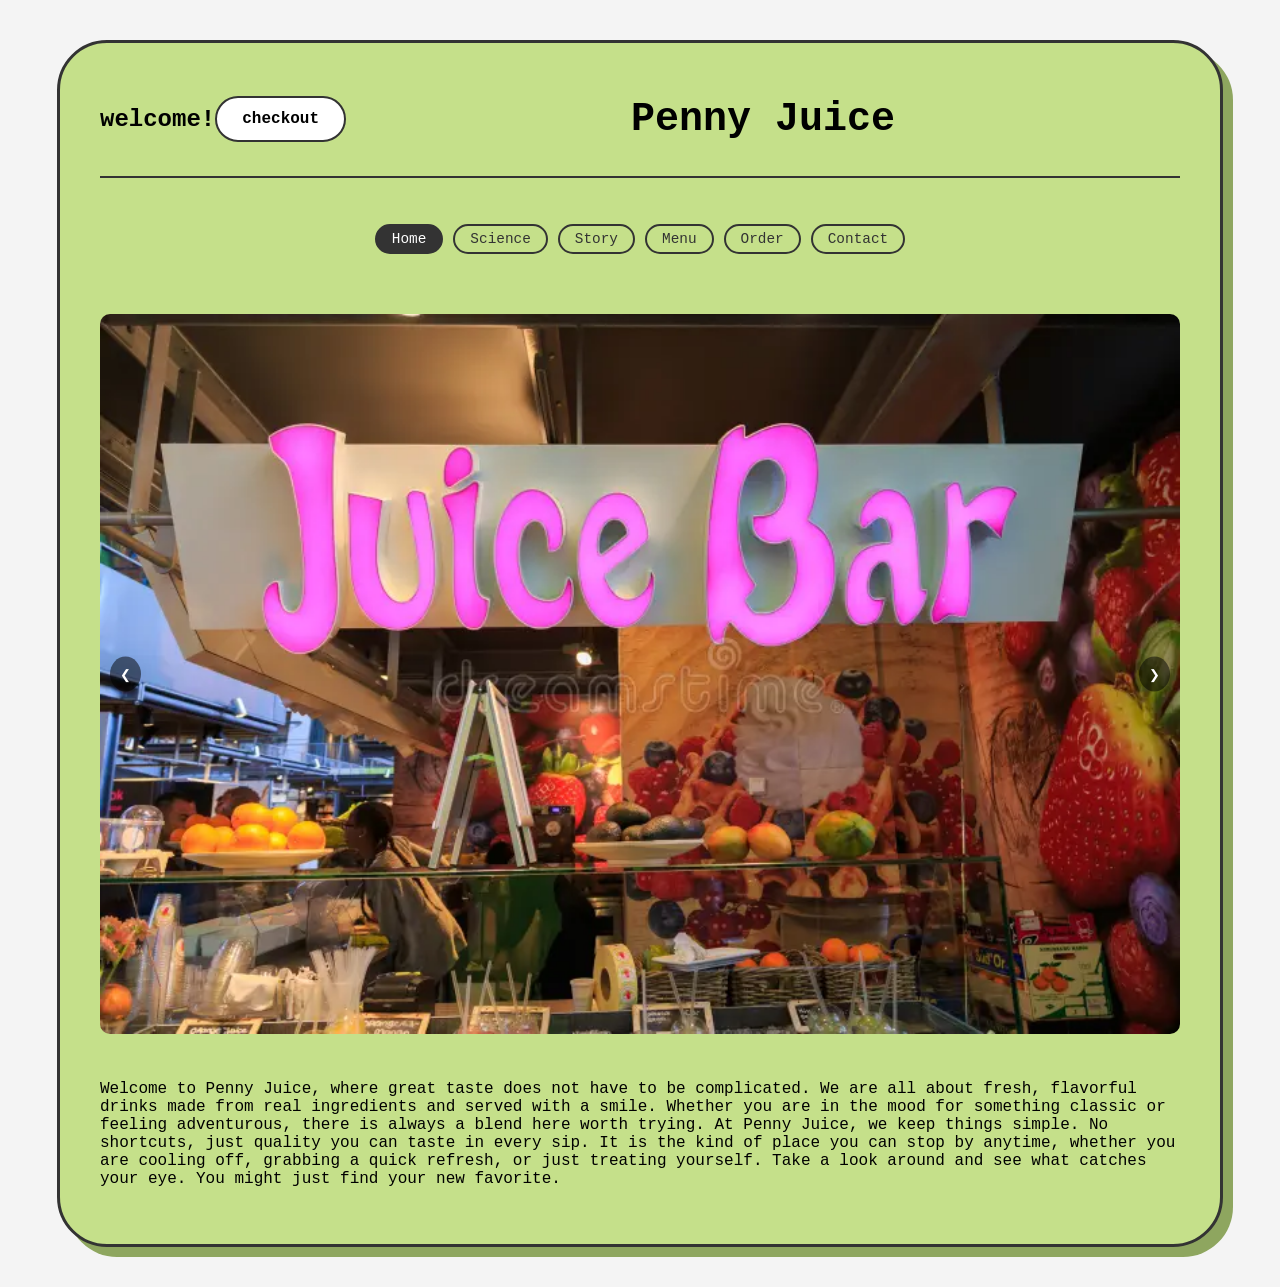
<file: index.html>
<!DOCTYPE html>
<html lang="en">
<head>
    <meta charset="UTF-8">
    <title>Penny Juice - Healthy Lifestyle Website</title>
    <meta name="Keywords" content="Las Vegas. Healthy Lifestyle, Juices">
    <meta name="author" content="Cindy Nguyen">
    <meta name="viewpoint" content="width=device-wdith, initial-scale=1.0">
    <link rel="stylesheet" type="text/css" href="indexstyles.css">
</head>
<script>
let currentSlide = 0;
let slides = [];

window.onload = function () {
    slides = document.querySelectorAll(".slide");
    showSlide(currentSlide);
};

function showSlide(index) {
    slides.forEach(slide => slide.classList.remove("active"));
    slides[index].classList.add("active");
}

function changeSlide(direction) {
    currentSlide += direction;

    if (currentSlide < 0) currentSlide = slides.length - 1;
    if (currentSlide >= slides.length) currentSlide = 0;

    showSlide(currentSlide);
}
</script>
<body>
    <div id="container">
        <div id="header">
            <h1>welcome!</h1>
            <h2>checkout</h2>
            <h3>Penny Juice</h3>
        </div>     
        <div id="content">
            <div id="nav">
                <ul>
                <li><a href="index.html" class="active">Home</a></li>
                <li><a href="science.html">Science</a></li>
                <li><a href="story.html">Story</a></li>
                <li><a href="menu.html">Menu</a></li>
                <li><a href="order.html">Order</a></li>
                <li><a href="contact.html">Contact</a></li>
            </ul>
            </div>
            <div class="slider-image">
                <div class="slideshow-container">
                    <img class="slide active" src="juice1.jpg" alt="Juice 1">
                    <img class="slide" src="juice2.jpg" alt="Juice 2">
                    <img class="slide" src="juice3.PNG" alt="Juice 3">

                    <button class="prev" onclick="changeSlide(-1)">❮</button>
                    <button class="next" onclick="changeSlide(1)">❯</button>
                </div>
            </div>
            <div id="summary">
                <p>Welcome to Penny Juice, where great taste does not have to be complicated. We are all about fresh, flavorful drinks made from real ingredients and served with a smile. Whether you are in the mood for something classic or feeling adventurous, there is always a blend here worth trying.

                At Penny Juice, we keep things simple. No shortcuts, just quality you can taste in every sip. It is the kind of place you can stop by anytime, whether you are cooling off, grabbing a quick refresh, or just treating yourself.

                Take a look around and see what catches your eye. You might just find your new favorite.</p>
            </div>    

        </div>
        
    </div>

</body>





























































</head>











































</html>
</file>
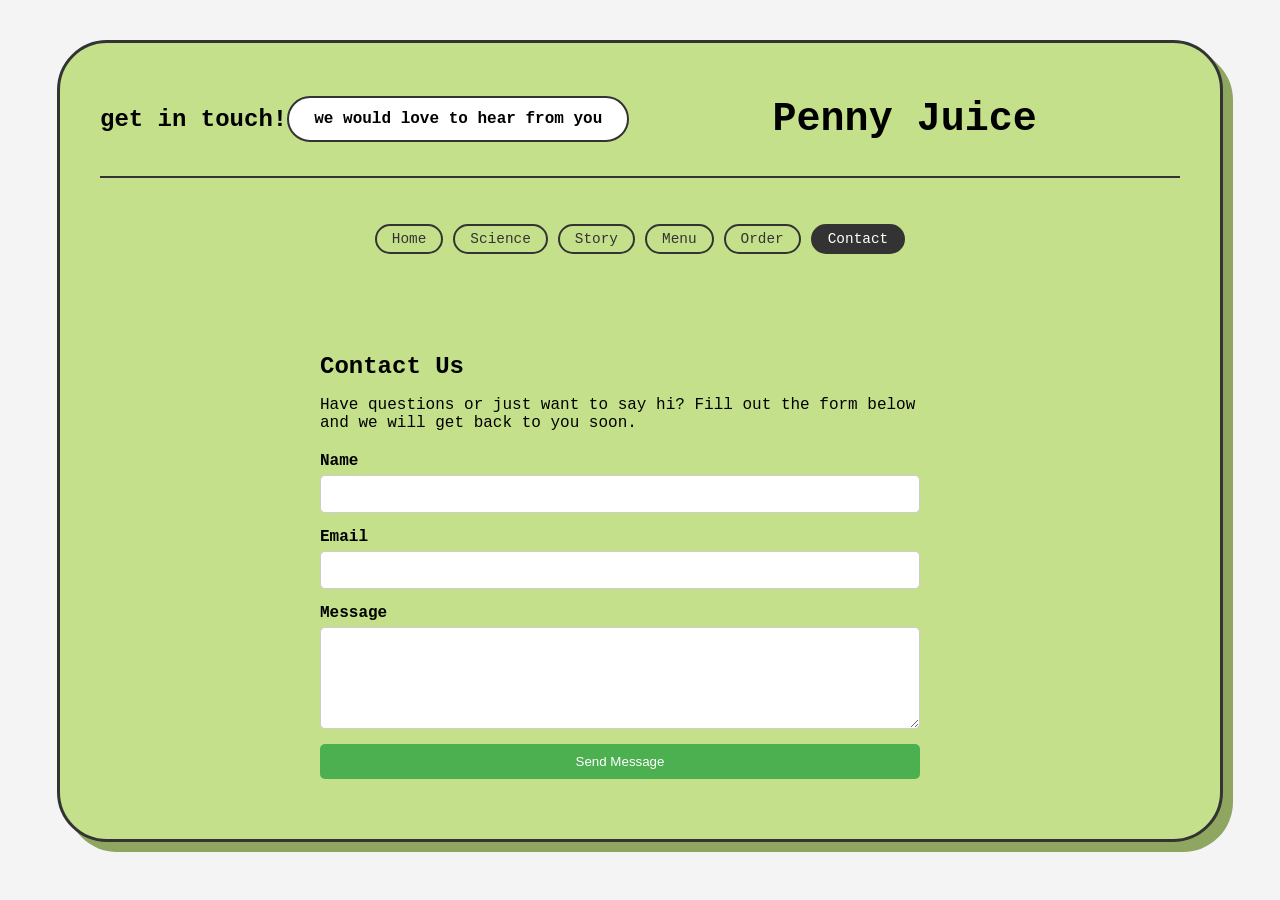
<file: contact.html>
<!DOCTYPE html>
<html lang="en">
<head>
    <meta charset="UTF-8">
    <title>Contact - Penny Juice</title>
    <meta name="viewport" content="width=device-width, initial-scale=1.0">
    <link rel="stylesheet" type="text/css" href="indexstyles.css">
</head>

<body>
    <div id="container">
        <div id="header">
            <h1>get in touch!</h1>
            <h2>we would love to hear from you</h2>
            <h3>Penny Juice</h3>
        </div>     

        <div id="content">
            <div id="nav">
                <ul>
                    <li><a href="index.html">Home</a></li>
                    <li><a href="science.html">Science</a></li>
                    <li><a href="story.html">Story</a></li>
                    <li><a href="menu.html">Menu</a></li>
                    <li><a href="order.html">Order</a></li>
                    <li><a href="contact.html" class="active">Contact</a></li>
                </ul>
            </div>

            <div id="contact-section">
                <h2>Contact Us</h2>
                <p>Have questions or just want to say hi? Fill out the form below and we will get back to you soon.</p>

                <form id="contact-form">
                    <label for="name">Name</label>
                    <input type="text" id="name" name="name" required>

                    <label for="email">Email</label>
                    <input type="email" id="email" name="email" required>

                    <label for="message">Message</label>
                    <textarea id="message" name="message" rows="5" required></textarea>

                    <button type="submit">Send Message</button>
                </form>
            </div>

        </div>
    </div>
</body>
</html>
</file>
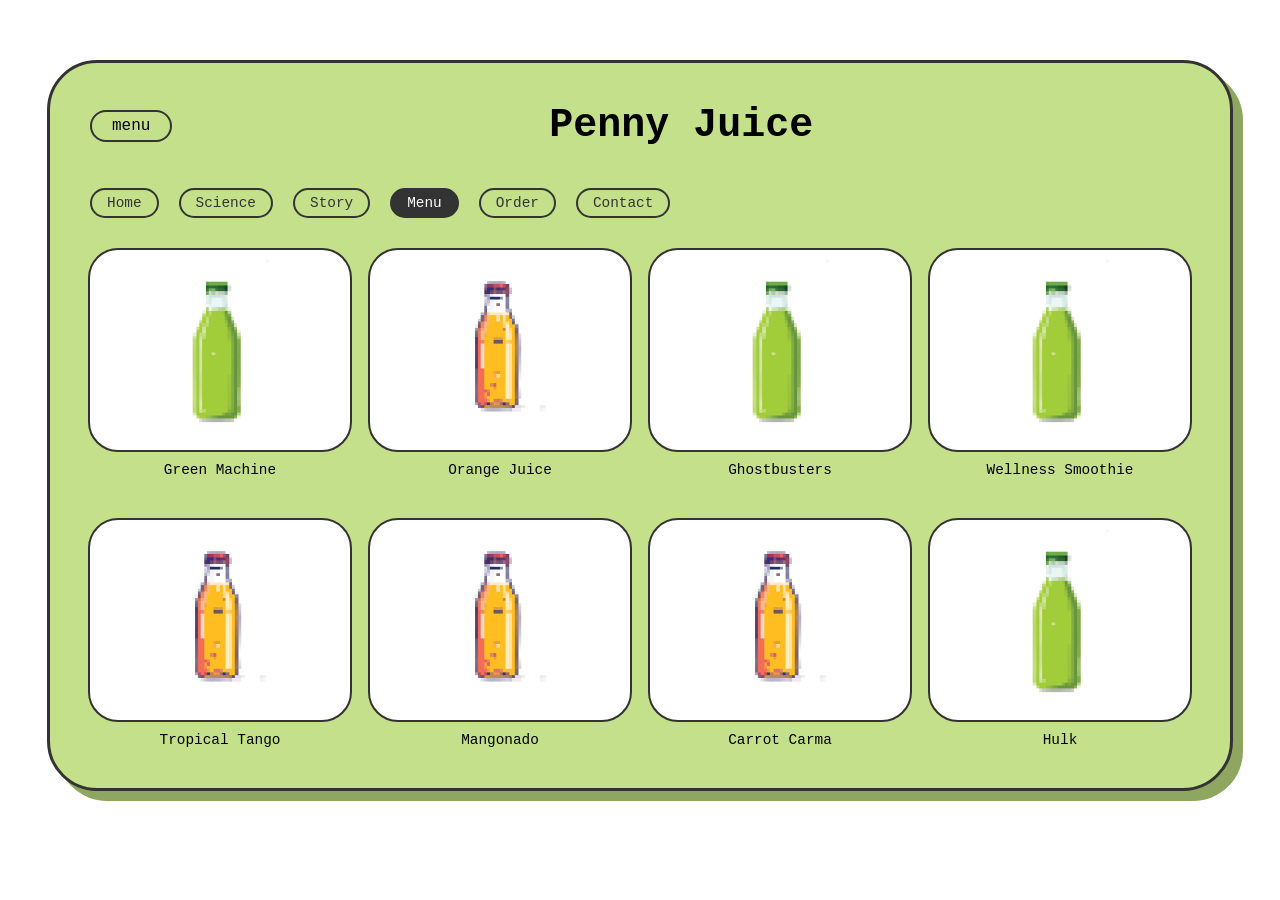
<file: menu.html>
<!DOCTYPE html>
<html lang="en">
<head>
    <meta charset="UTF-8">
    <title>Menu - Penny Juice - Healthy Lifestyle Website</title>
    <meta name="Keywords" content="Las Vegas. Healthy Lifestyle, Juices">
    <meta name="author" content="Cindy Nguyen">
    <meta name="viewport" content="width=device-wdith, initial-scale=1.0">
    <link rel="stylesheet" type="text/css" href="menustyles.css">
</head>

<body>

    <div class="container" id="header">
        <header class="menu-bar">
            <div class="menu-button">menu</div>
            <h3>Penny Juice</h3>
            
        </header>
        <div id="nav">
                <ul>
                <li><a href="index.html">Home</a></li>
                <li><a href="science.html">Science</a></li>
                <li><a href="story.html">Story</a></li>
                <li><a href="menu.html" class="active">Menu</a></li>
                <li><a href="order.html">Order</a></li>
                <li><a href="contact.html">Contact</a></li>
            </ul>
            </div>

        <main class="juice-grid">
            <div class="juice-card">
                <div class="image-box">
                    <img src="greenjuice.PNG" alt="Green Machine">
                </div>
                <p>Green Machine</p>
            </div>

            <div class="juice-card">
                <div class="image-box">
                    <img src="orangejuice.PNG" alt="Orange Juice">
                </div>
                <p>Orange Juice</p>
            </div>

            <div class="juice-card">
                <div class="image-box">
                    <img src="greenjuice.PNG" alt="Ghostbusters">
                </div>
                <p>Ghostbusters</p>
            </div>
            <div class="juice-card">
                <div class="image-box">
                    <img src="greenjuice.PNG" alt="Wellness Smoothie">
                </div>
                <p>Wellness Smoothie</p>
            </div>
            <div class="juice-card">
                <div class="image-box">
                    <img src="orangejuice.PNG" alt="Tropical Tango">
                </div>
                <p>Tropical Tango</p>
            </div>
            <div class="juice-card">
                <div class="image-box">
                    <img src="orangejuice.PNG" alt="Mangonado">
                </div>
                <p>Mangonado</p>
            </div>
            <div class="juice-card">
                <div class="image-box">
                    <img src="orangejuice.PNG" alt="Carrot Carma">
                </div>
                <p>Carrot Carma</p>
            </div>
            <div class="juice-card">
                <div class="image-box">
                    <img src="greenjuice.PNG" alt="Hulk">
                </div>
                <p>Hulk</p>
            </div>
        </main>
    </div>

</body>
















</html>
</file>
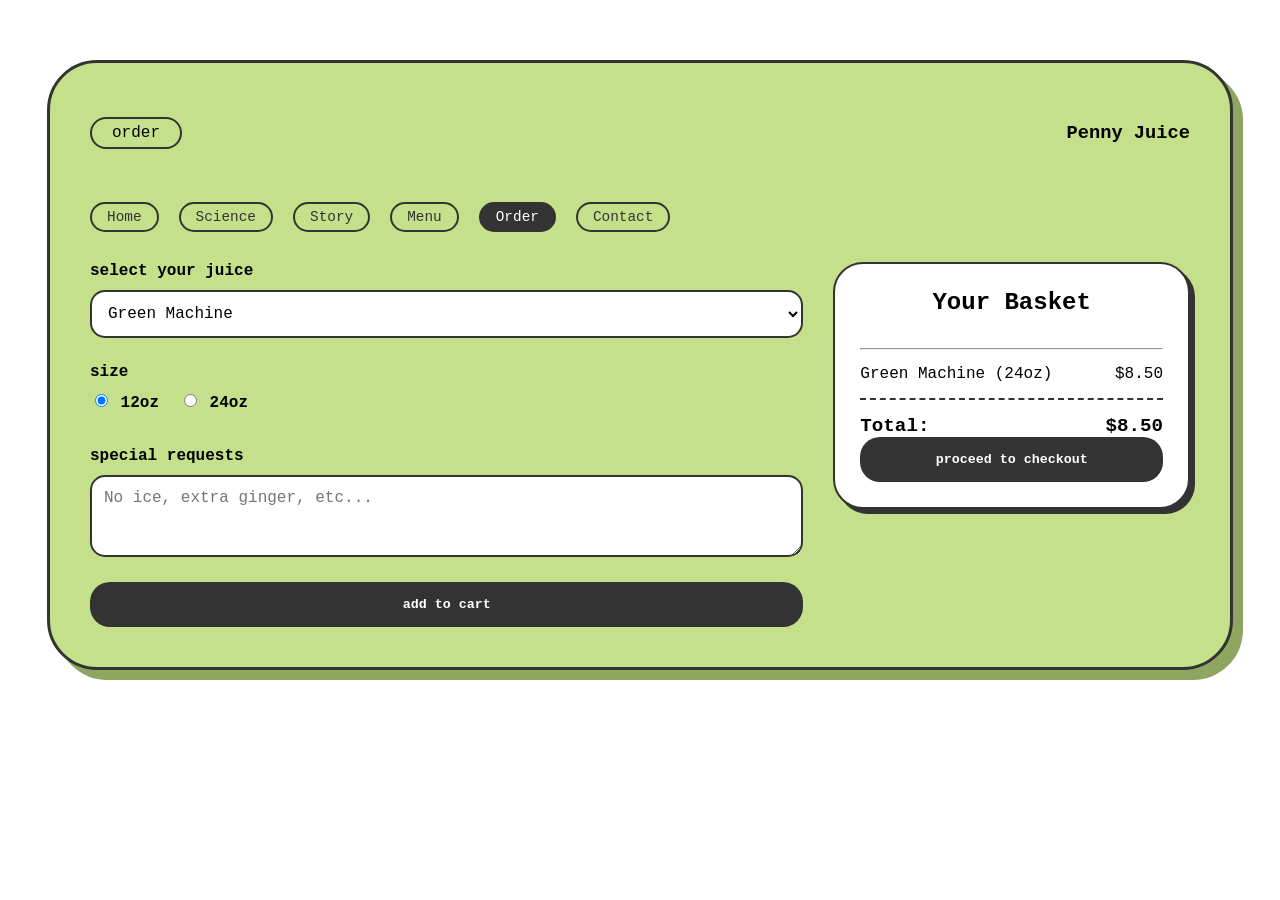
<file: order.html>
<!DOCTYPE html>
<html lang="en">
<head>
    <meta charset="UTF-8">
    <title>Order - Penny Juice</title>
    <meta name="viewport" content="width=device-width, initial-scale=1.0">
    <link rel="stylesheet" type="text/css" href="menustyles.css">
    <link rel="stylesheet" type="text/css" href="orderstyles.css">
</head>
<body>

    <div class="container">
        <header class="menu-bar">
            <div class="menu-button">order</div>
            <h3>Penny Juice</h3>
        </header>

        <nav id="nav">
            <ul>
                <li><a href="index.html">Home</a></li>
                <li><a href="science.html">Science</a></li>
                <li><a href="story.html">Story</a></li>
                <li><a href="menu.html">Menu</a></li>
                <li><a href="order.html" class="active">Order</a></li>
                <li><a href="contact.html">Contact</a></li>
            </ul>
        </nav>

        <main class="order-content">
            <section class="order-form-section">
                <form id="juice-order-form">
                    <div class="form-group">
                        <label for="juice-select">Select Your Juice</label>
                        <select id="juice-select">
                            <option>Green Machine</option>
                            <option>Orange Juice</option>
                            <option>Ghostbusters</option>
                            <option>Tropical Tango</option>
                        </select>
                    </div>

                    <div class="form-group">
                        <label for="size">Size</label>
                        <div class="radio-group">
                            <label><input type="radio" name="size" value="small" checked> 12oz</label>
                            <label><input type="radio" name="size" value="large"> 24oz</label>
                        </div>
                    </div>

                    <div class="form-group">
                        <label for="notes">Special Requests</label>
                        <textarea id="notes" rows="3" placeholder="No ice, extra ginger, etc..."></textarea>
                    </div>

                    <button type="button" class="submit-order">Add to Cart</button>
                </form>
            </section>

            <aside class="order-summary">
                <div class="summary-card">
                    <h4>Your Basket</h4>
                    <hr>
                    <div class="summary-item">
                        <span>Green Machine (24oz)</span>
                        <span>$8.50</span>
                    </div>
                    <div class="summary-total">
                        <strong>Total:</strong>
                        <strong>$8.50</strong>
                    </div>
                    <button class="checkout-button">Proceed to Checkout</button>
                </div>
            </aside>
        </main>
    </div>

</body>
</html>
</file>
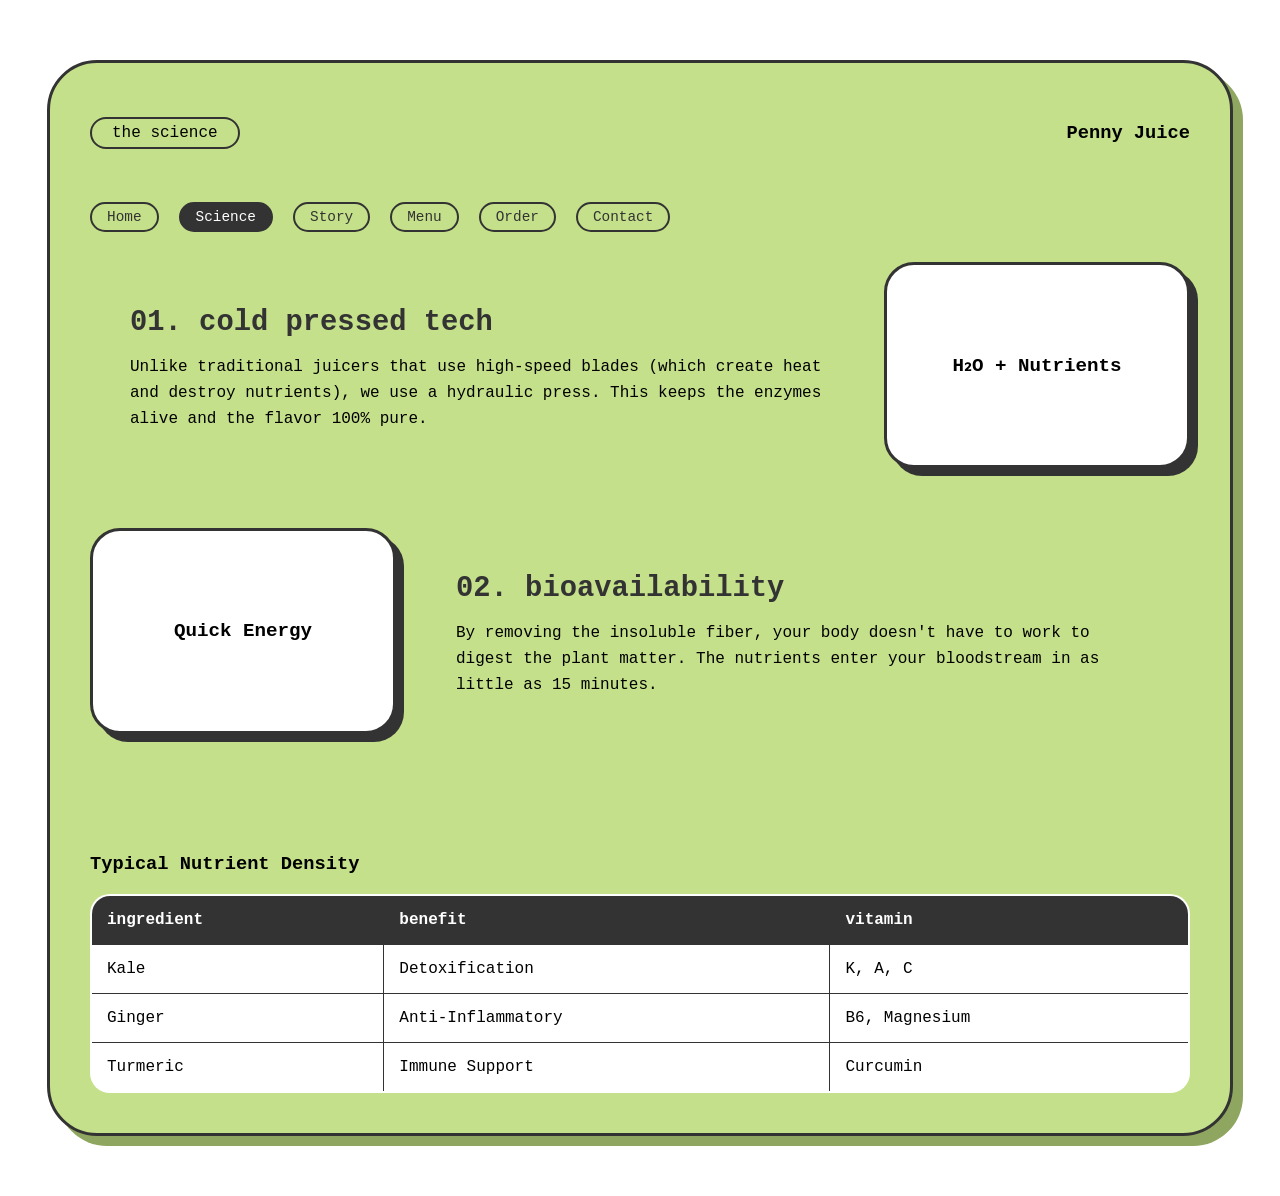
<file: science.html>
<!DOCTYPE html>
<html lang="en">
<head>
    <meta charset="UTF-8">
    <title>Science - Penny Juice</title>
    <meta name="viewport" content="width=device-width, initial-scale=1.0">
    <link rel="stylesheet" type="text/css" href="menustyles.css">
    <link rel="stylesheet" type="text/css" href="sciencestyles.css">
</head>
<body>

    <div class="container">
        <header class="menu-bar">
            <div class="menu-button">the science</div>
            <h3>Penny Juice</h3>
        </header>

        <nav id="nav">
            <ul>
                <li><a href="index.html">Home</a></li>
                <li><a href="science.html" class="active">Science</a></li>
                <li><a href="story.html">Story</a></li>
                <li><a href="menu.html">Menu</a></li>
                <li><a href="order.html">Order</a></li>
                <li><a href="contact.html">Contact</a></li>
            </ul>
        </nav>

        <main class="science-content">
            <section class="science-feature">
                <div class="science-text">
                    <h2>01. Cold Pressed Tech</h2>
                    <p>Unlike traditional juicers that use high-speed blades (which create heat and destroy nutrients), we use a hydraulic press. This keeps the enzymes alive and the flavor 100% pure.</p>
                </div>
                <div class="science-box">
                    <span>H₂O + Nutrients</span>
                </div>
            </section>

            <section class="science-feature reverse">
                <div class="science-text">
                    <h2>02. Bioavailability</h2>
                    <p>By removing the insoluble fiber, your body doesn't have to work to digest the plant matter. The nutrients enter your bloodstream in as little as 15 minutes.</p>
                </div>
                <div class="science-box">
                    <span>Quick Energy</span>
                </div>
            </section>

            <section class="nutrition-table-section">
                <h3>Typical Nutrient Density</h3>
                <table class="science-table">
                    <tr>
                        <th>Ingredient</th>
                        <th>Benefit</th>
                        <th>Vitamin</th>
                    </tr>
                    <tr>
                        <td>Kale</td>
                        <td>Detoxification</td>
                        <td>K, A, C</td>
                    </tr>
                    <tr>
                        <td>Ginger</td>
                        <td>Anti-Inflammatory</td>
                        <td>B6, Magnesium</td>
                    </tr>
                    <tr>
                        <td>Turmeric</td>
                        <td>Immune Support</td>
                        <td>Curcumin</td>
                    </tr>
                </table>
            </section>
        </main>
    </div>

</body>
</html>
</file>
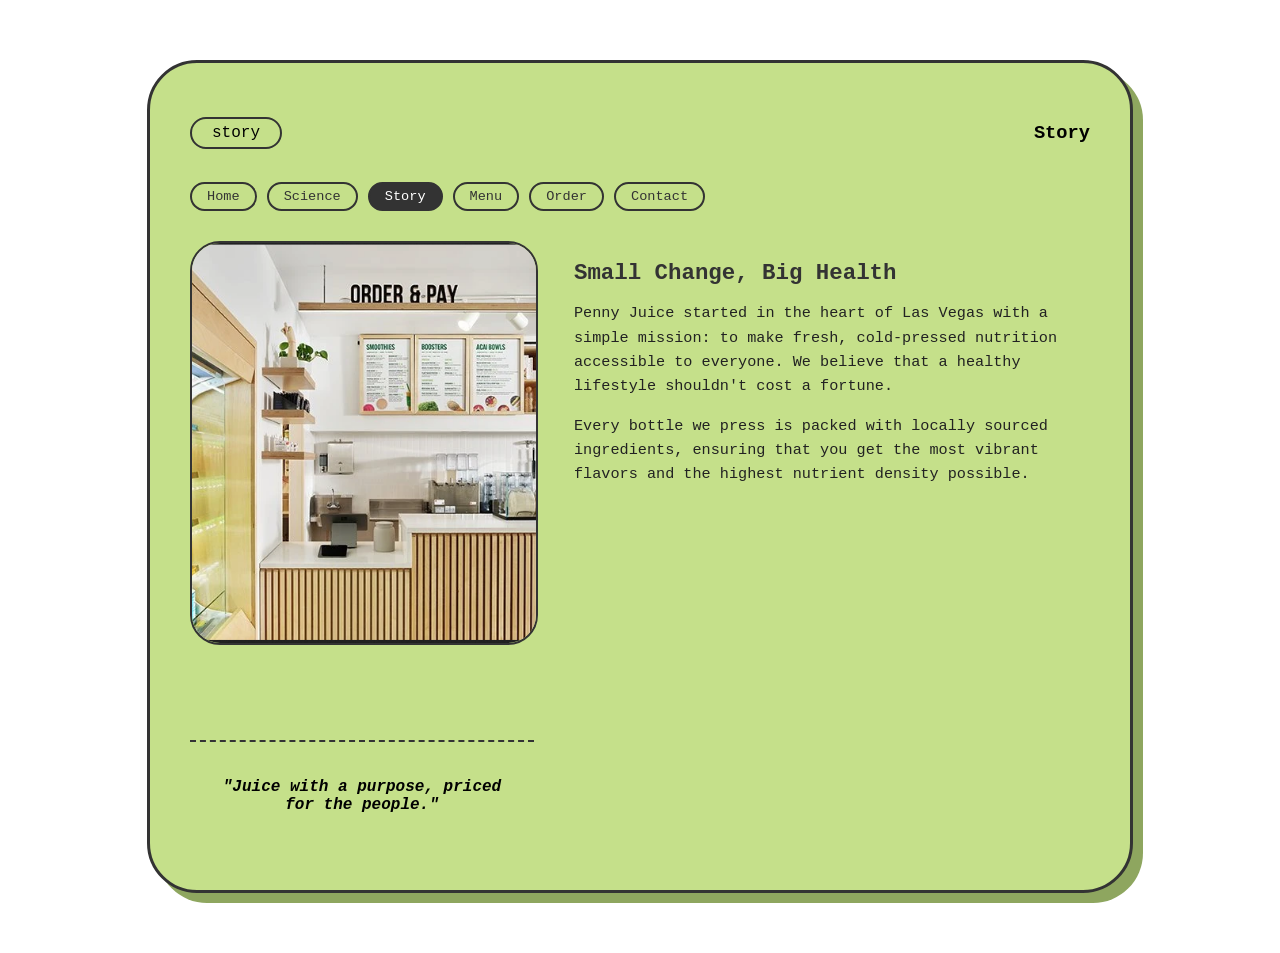
<file: story.html>
<!DOCTYPE html>
<html lang="en">
<head>
    <meta charset="UTF-8">
    <title>Our Story - Penny Juice</title>
    <meta name="keywords" content="Las Vegas, Healthy Lifestyle, Our Story">
    <meta name="author" content="Cindy Nguyen">
    <meta name="viewport" content="width=device-width, initial-scale=1.0">
    <link rel="stylesheet" type="text/css" href="storystyles.css">
</head>

<body>

    <div class="container">
        <header class="menu-bar">
            <div class="menu-button">story</div>
            <h3 id="header">Story</h3>
        </header>

        <nav id="nav">
            <ul>
                <li><a href="index.html">Home</a></li>
                <li><a href="science.html">Science</a></li>
                <li><a href="story.html" class="active">Story</a></li>
                <li><a href="menu.html">Menu</a></li>
                <li><a href="order.html">Order</a></li>
                <li><a href="contact.html">Contact</a></li>
            </ul>
        </nav>

        <main class="story-content">
            <div class="story-image-box">
                <img src="juiceshop.PNG" alt="Our Juice Shop">
            </div>

            <section class="text-block">
                <h2>Small Change, Big Health</h2>
                <p>
                    Penny Juice started in the heart of Las Vegas with a simple mission: 
                    to make fresh, cold-pressed nutrition accessible to everyone. 
                    We believe that a healthy lifestyle shouldn't cost a fortune.
                </p>
                <p>
                    Every bottle we press is packed with locally sourced ingredients, 
                    ensuring that you get the most vibrant flavors and the highest 
                    nutrient density possible.
                </p>
            </section>

            <section class="quote-box">
                <p>"Juice with a purpose, priced for the people."</p>
            </section>
        </main>
    </div>

</body>
</html>
</file>
<file: indexstyles.css>
/* General Body Setup */
body {
    display: flex;
    justify-content: center;
    background-color: #f4f4f4;
    font-family: 'Courier New', Courier, monospace;
    margin: 0;
    padding: 40px;
}

/* Expanded Desktop Container */
#container {
    width: 90%;          /* Uses most of the screen width */
    max-width: 1100px;   /* Prevents it from getting too stretched on huge monitors */
    background-color: #c5e08a;
    border-radius: 50px;
    padding: 40px;
    border: 3px solid #333;
    box-shadow: 10px 10px 0px #8ea65f; /* Added a little depth for desktop */
}

.slideshow-container {
    position: relative;
    max-width: 100%;
}

.slide {
    display: none;
    width: 100%;
    border-radius: 10px; /* keeps a clean modern look */
}

.slide.active {
    display: block;
}

.prev, .next {
    position: absolute;
    top: 50%;
    transform: translateY(-50%);
    background-color: rgba(0,0,0,0.5);
    color: white;
    border: none;
    padding: 10px;
    cursor: pointer;
    border-radius: 50%;
}

.prev { left: 10px; }
.next { right: 10px; }

.prev:hover, .next:hover {
    background-color: rgba(0,0,0,0.8);
}

#nav ul li a.active {
    background-color: #333;
    color: white;
}
/* Header Section */
#header {
    display: flex;
    justify-content: space-between;
    align-items: center;
    border-bottom: 2px solid #333;
    padding-bottom: 20px;
    margin-bottom: 30px;
}

#header h1 {
    font-size: 1.5rem;
    margin: 0;
}

#header h3 {
    font-size: 2.5rem;
    margin: 0;
    flex-grow: 1;
    text-align: center;
}

#header h2 {
    font-size: 1rem;
    border: 2px solid #333;
    border-radius: 25px;
    padding: 12px 25px;
    background-color: white;
    cursor: pointer;
}

/* Content Area - Using Flex for a Side-by-Side Look */
#content {
    display: flex;
    flex-direction: column;
    gap: 30px;
}

/* Navigation Styling (Matches Menu Button) */
#nav ul {
    list-style: none;
    padding: 0;
    display: flex;
    flex-wrap: wrap;
    gap: 10px;
    justify-content: center;
    margin-bottom: 30px;
}

#nav ul li a {
    text-decoration: none;
    color: #333;
    border: 2px solid #333;
    border-radius: 20px;
    padding: 5px 15px;
    font-size: 0.9rem;
    display: inline-block;
    transition: background 0.3s;
}

#nav ul li a:hover {
    background-color: rgba(255, 255, 255, 0.2);
}


/* CONTACT PAGE */

#contact-section {
    margin-left: 200px; /* keeps spacing aligned with nav */
    padding: 20px;
    max-width: 600px;
}

#contact-section h2 {
    margin-bottom: 10px;
}

#contact-section p {
    margin-bottom: 20px;
}

#contact-form {
    display: flex;
    flex-direction: column;
}

#contact-form label {
    margin-bottom: 5px;
    font-weight: bold;
}

#contact-form input,
#contact-form textarea {
    padding: 10px;
    margin-bottom: 15px;
    border: 1px solid #ccc;
    border-radius: 5px;
    font-size: 14px;
}

#contact-form button {
    padding: 10px;
    background-color: #4CAF50; /* adjust if your site uses a different color */
    color: white;
    border: none;
    border-radius: 5px;
    cursor: pointer;
}

#contact-form button:hover {
    background-color: #45a049;
}
/* Navigation Grid - 6 Buttons in a Single Row */
</file>
<file: menustyles.css>
/* General Styling */
body {
    display: flex;
    justify-content: center;
    background-color: white;
    font-family: 'Courier New', Courier, monospace;
    margin: 0;
    padding: 20px;
}

/* Changed from .phone-container to .container to match your HTML */
.container {
    width: 90%;          /* Uses most of the screen width */
    max-width: 1100px;   /* Prevents it from getting too stretched on huge monitors */
    background-color: #c5e08a;
    border-radius: 50px;
    padding: 40px;
    border: 3px solid #333;
    box-shadow: 10px 10px 0px #8ea65f; /* Added a little depth for desktop */
}

#nav ul li a.active {
    background-color: #333;
    color: white;
}
/* Header/Menu Styling */
.menu-bar {
    display: flex;
    justify-content: space-between;
    align-items: center;
    margin-bottom: 20px;
}

.menu-button {
    background: transparent;
    border: 2px solid #333;
    border-radius: 20px;
    padding: 5px 20px;
    font-size: 1rem;
    text-transform: lowercase;
}

/* Navigation Styling (Matches Menu Button) */
#nav ul {
    list-style: none;
    padding: 0;
    display: flex;
    flex-wrap: wrap;
    gap: 10px;
    justify-content: center;
    margin-bottom: 30px;
}

#nav ul li a {
    text-decoration: none;
    color: #333;
    border: 2px solid #333;
    border-radius: 20px;
    padding: 5px 15px;
    font-size: 0.9rem;
    display: inline-block;
    transition: background 0.3s;
}

#nav ul li a:hover {
    background-color: rgba(255, 255, 255, 0.2);
}



#header h3 {
    font-size: 2.5rem;
    margin: 0;
    flex-grow: 1;
    text-align: center;
}

/* Image Box and Image Fit */
.image-box {
    background-color: white;
    border: 2px solid #333;
    border-radius: 30px;
    width: 100%;
    height: 120px;
    display: flex;
    justify-content: center;
    align-items: center;
    margin-bottom: 10px;
    overflow: hidden; /* Keeps image corners inside the radius */
}

.image-box img {
    max-width: 90%;
    max-height: 90%;
    object-fit: contain; /* Ensures image isn't distorted */
}

/* Grid Logic */
.juice-grid {
    display: flex;
    flex-wrap: wrap; 
    justify-content: space-between;
    gap: 30px 10px;
}

.juice-card {
    flex: 0 1 calc(48% - 5px);
    display: flex;
    flex-direction: column;
    align-items: center;
}

.juice-card p {
    margin: 0;
    font-weight: 500;
    font-size: 0.9rem;
    text-align: center;
}

/* Desktop Enhancements */
@media (min-width: 768px) {
    .container {
        width: 90%;
        max-width: 1100px;
        margin: 40px auto;
        padding: 40px;
    }

    /* Horizontal Navigation */
    #nav ul {
        flex-wrap: nowrap; /* Keep links in one line */
        justify-content: flex-start;
        gap: 20px;
    }

    /* 4-Column Juice Grid */
    .juice-grid {
        gap: 40px 20px;
    }

    .juice-card {
        /* Calculates width for 4 items per row minus gaps */
        flex: 0 1 calc(25% - 15px); 
    }

    .image-box {
        height: 200px; /* Taller boxes for larger screens */
    }

    .menu-bar {
        margin-bottom: 40px;
    }
}
</file>
<file: orderstyles.css>
/* Order-specific Layout */
.order-content {
    display: flex;
    flex-direction: column;
    gap: 30px;
}

.form-group {
    margin-bottom: 25px;
    display: flex;
    flex-direction: column;
}

label {
    font-weight: bold;
    margin-bottom: 10px;
    text-transform: lowercase;
}

/* Styled Inputs */
select, textarea, input[type="text"] {
    padding: 12px;
    border: 2px solid #333;
    border-radius: 15px;
    font-family: 'Courier New', Courier, monospace;
    background: white;
    font-size: 1rem;
}

.radio-group {
    display: flex;
    gap: 20px;
}

/* Summary Card Style */
.summary-card {
    background-color: white;
    border: 2px solid #333;
    border-radius: 30px;
    padding: 25px;
    box-shadow: 5px 5px 0px #333;
}

.summary-card h4 {
    margin-top: 0;
    text-align: center;
    font-size: 1.5rem;
}

.summary-item {
    display: flex;
    justify-content: space-between;
    margin: 15px 0;
}

.summary-total {
    border-top: 2px dashed #333;
    padding-top: 15px;
    margin-top: 15px;
    display: flex;
    justify-content: space-between;
    font-size: 1.2rem;
}

/* Buttons */
.submit-order, .checkout-button {
    width: 100%;
    padding: 15px;
    background-color: #333;
    color: white;
    border: none;
    border-radius: 20px;
    font-family: inherit;
    font-weight: bold;
    cursor: pointer;
    text-transform: lowercase;
    transition: transform 0.2s;
}

.submit-order:hover, .checkout-button:hover {
    transform: scale(1.02);
    background-color: #444;
}

/* Desktop Polish */
@media (min-width: 768px) {
    .order-content {
        flex-direction: row;
        align-items: flex-start;
    }

    .order-form-section {
        flex: 2;
    }

    .order-summary {
        flex: 1;
        position: sticky;
        top: 20px;
    }
}
</file>
<file: sciencestyles.css>
/* Science Page Specifics */
.science-content {
    display: flex;
    flex-direction: column;
    gap: 60px;
    margin-top: 20px;
}

.science-feature {
    display: flex;
    flex-direction: column;
    gap: 20px;
    align-items: center;
}

.science-text h2 {
    font-size: 1.8rem;
    color: #333;
    margin-bottom: 10px;
    text-transform: lowercase;
}

.science-text p {
    line-height: 1.6;
    font-size: 1rem;
}

/* The "Lab" boxes */
.science-box {
    background-color: white;
    border: 3px solid #333;
    border-radius: 30px;
    width: 100%;
    height: 150px;
    display: flex;
    justify-content: center;
    align-items: center;
    font-weight: bold;
    font-size: 1.2rem;
    box-shadow: 8px 8px 0px #333;
}

/* Table Styling */
.nutrition-table-section {
    margin-top: 40px;
}

.science-table {
    width: 100%;
    border-collapse: collapse;
    background: white;
    border: 2px solid #333;
    border-radius: 20px; /* Note: border-radius on tables needs a wrapper usually, but let's keep it simple */
    overflow: hidden;
}

.science-table th, .science-table td {
    border: 1px solid #333;
    padding: 15px;
    text-align: left;
}

.science-table th {
    background-color: #333;
    color: white;
    text-transform: lowercase;
}

/* Desktop Layout */
@media (min-width: 768px) {
    .science-feature {
        flex-direction: row;
        justify-content: space-between;
    }

    .science-feature.reverse {
        flex-direction: row-reverse;
    }

    .science-text {
        flex: 1;
        padding: 0 40px;
    }

    .science-box {
        flex: 0 0 300px;
        height: 200px;
    }
}
</file>
<file: storystyles.css>
/* General Styling - Shared with Menu */
body {
    display: flex;
    justify-content: center;
    background-color: white;
    font-family: 'Courier New', Courier, monospace;
    margin: 0;
    padding: 20px;
}

.container {
    width: 90%;          /* Uses most of the screen width */
    max-width: 1100px;   /* Prevents it from getting too stretched on huge monitors */
    background-color: #c5e08a;
    border-radius: 50px;
    padding: 40px;
    border: 3px solid #333;
    box-shadow: 10px 10px 0px #8ea65f; /* Added a little depth for desktop */
}

#header h3 {
    font-size: 2.5rem;
    margin: 0;
    flex-grow: 1;
    text-align: center;
}

/* Header & Nav (Same as Menu) */
.menu-bar {
    display: flex;
    justify-content: space-between;
    align-items: center;
    margin-bottom: 20px;
}

.menu-button {
    border: 2px solid #333;
    border-radius: 20px;
    padding: 5px 20px;
    font-size: 1rem;
    text-transform: lowercase;
}

#nav ul {
    list-style: none;
    padding: 0;
    display: flex;
    flex-wrap: wrap;
    gap: 10px;
    justify-content: center;
    margin-bottom: 30px;
}

#nav ul li a {
    text-decoration: none;
    color: #333;
    border: 2px solid #333;
    border-radius: 20px;
    padding: 5px 15px;
    font-size: 0.85rem;
    display: inline-block;
}

#nav ul li a.active {
    background-color: #333;
    color: white;
}

/* Story Specific Styling */
.story-image-box {
    background-color: white;
    border: 2px solid #333;
    border-radius: 30px;
    width: 100%;
    height: 200px;
    margin-bottom: 25px;
    overflow: hidden;
    display: flex;
    justify-content: center;
    align-items: center;
}

.story-image-box img {
    width: 100%;
    height: 100%;
    object-fit: cover;
}

.text-block h2 {
    font-size: 1.4rem;
    color: #333;
    margin-bottom: 10px;
}

.text-block p {
    line-height: 1.6;
    margin-bottom: 15px;
    font-size: 0.95rem;
    color: #222;
}

.quote-box {
    margin-top: 30px;
    padding: 20px;
    border-top: 2px dashed #333;
    text-align: center;
    font-style: italic;
    font-weight: bold;
}

/* Desktop Version */
@media (min-width: 768px) {
    .container {
        width: 90%;
        max-width: 900px;
        margin: 40px auto;
        padding: 40px;
    }

    #nav ul {
        flex-wrap: nowrap;
        justify-content: flex-start;
    }

    .story-content {
        display: grid;
        grid-template-columns: 1fr 1.5fr; /* Image on left, text on right */
        gap: 40px;
        align-items: start;
    }

    .story-image-box {
        height: 400px; /* Larger image for desktop */
    }
}
</file>
